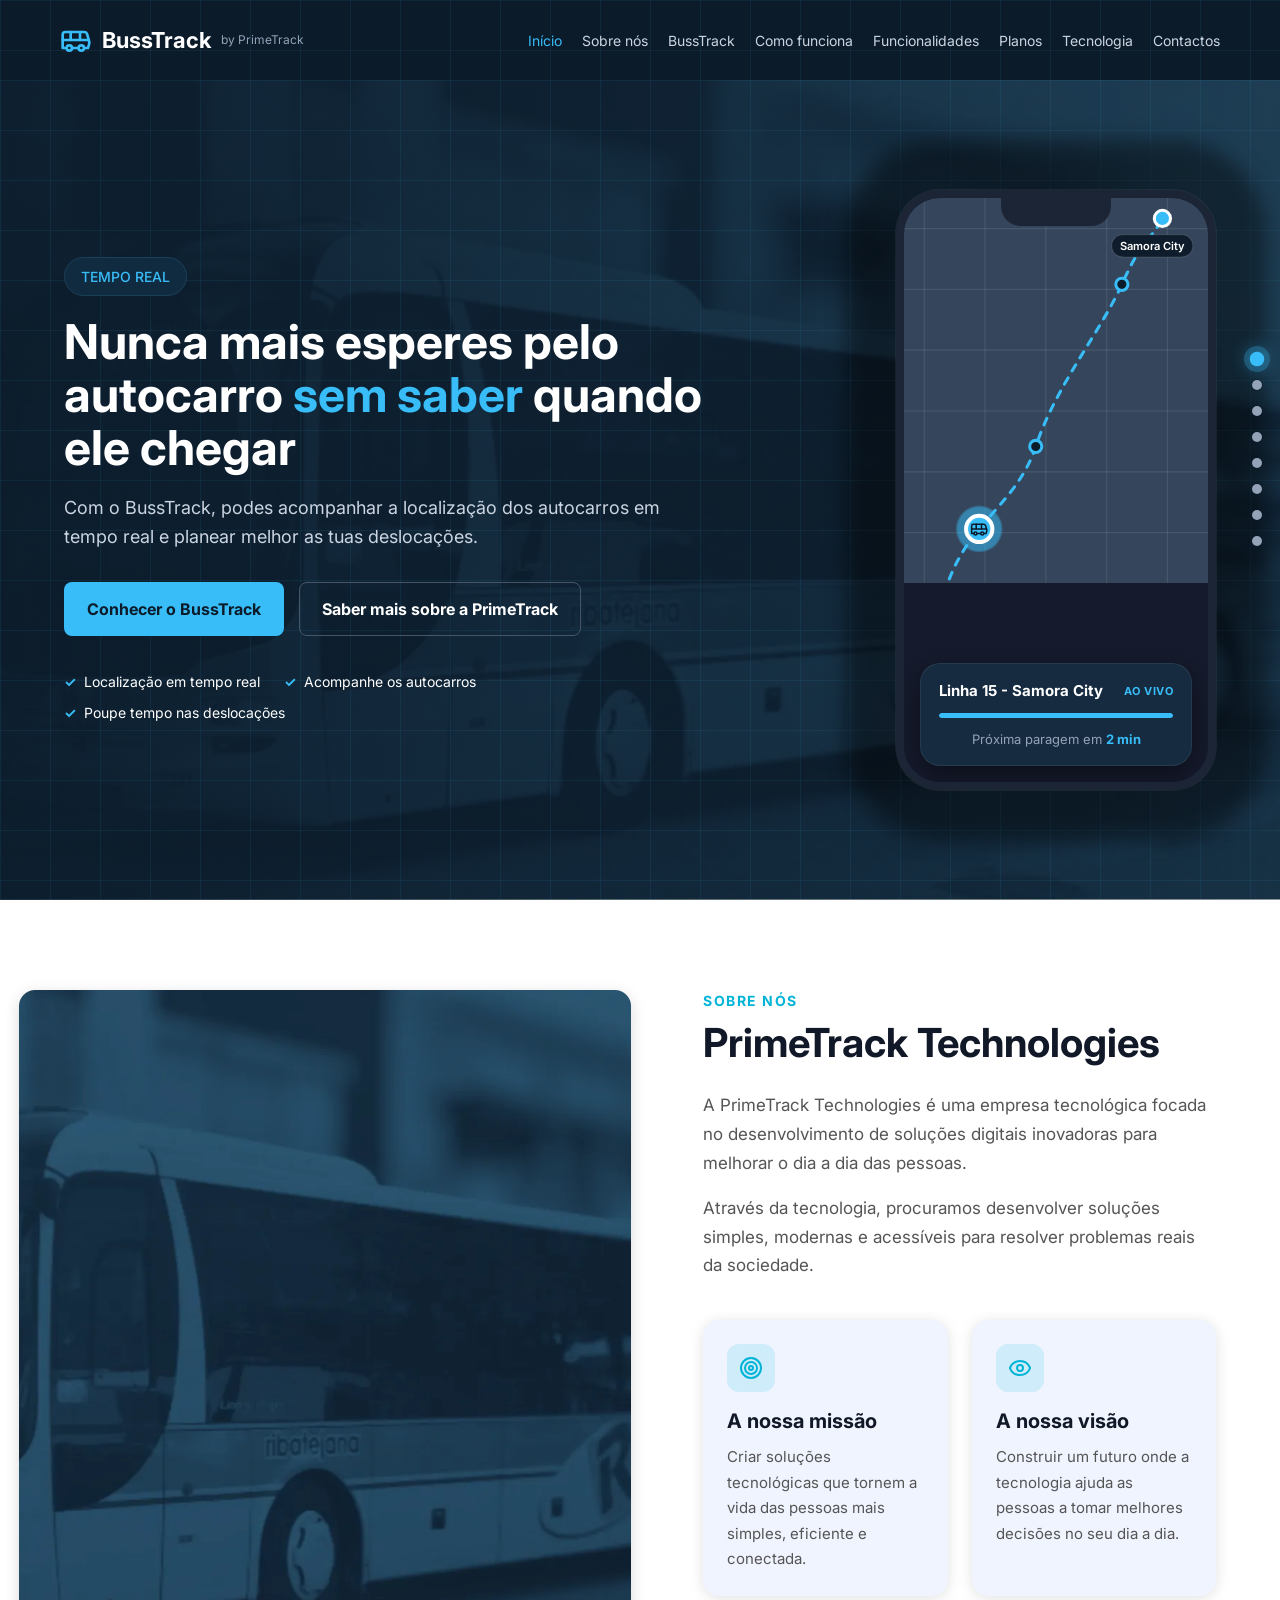
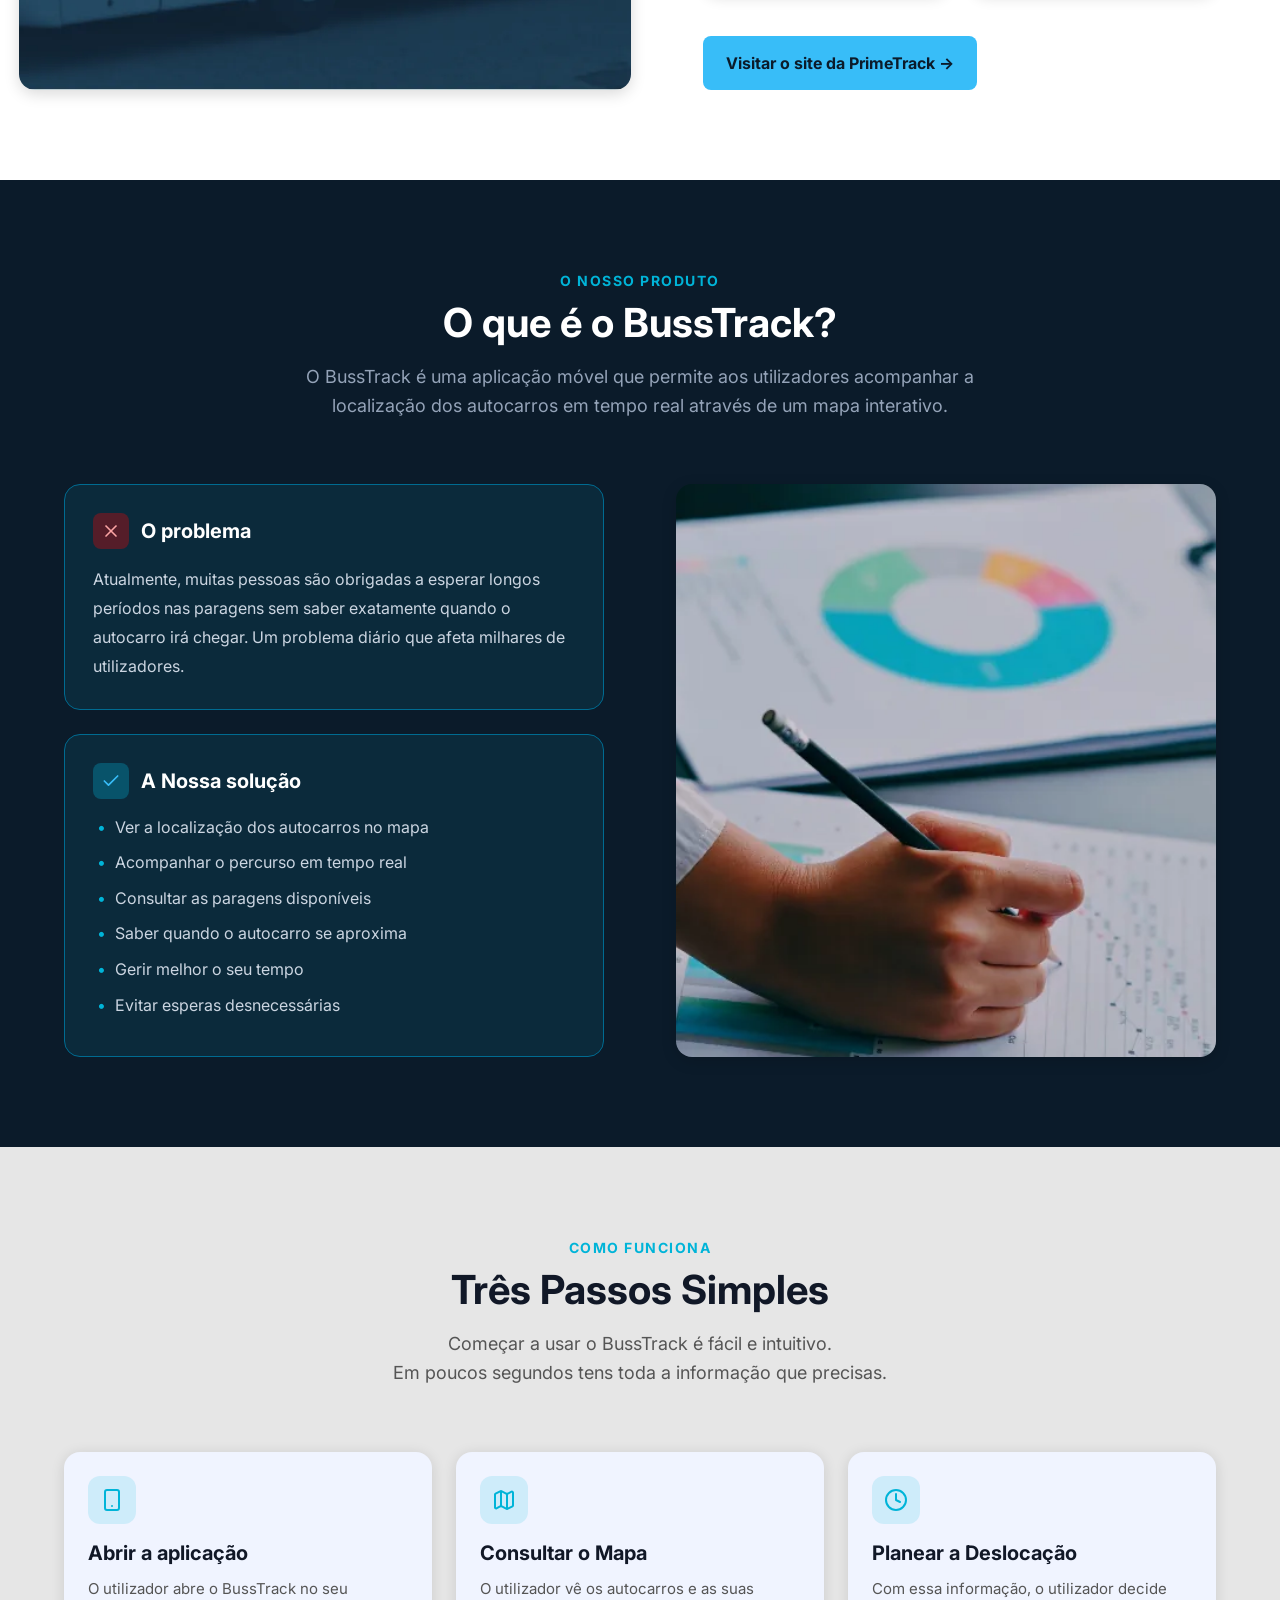
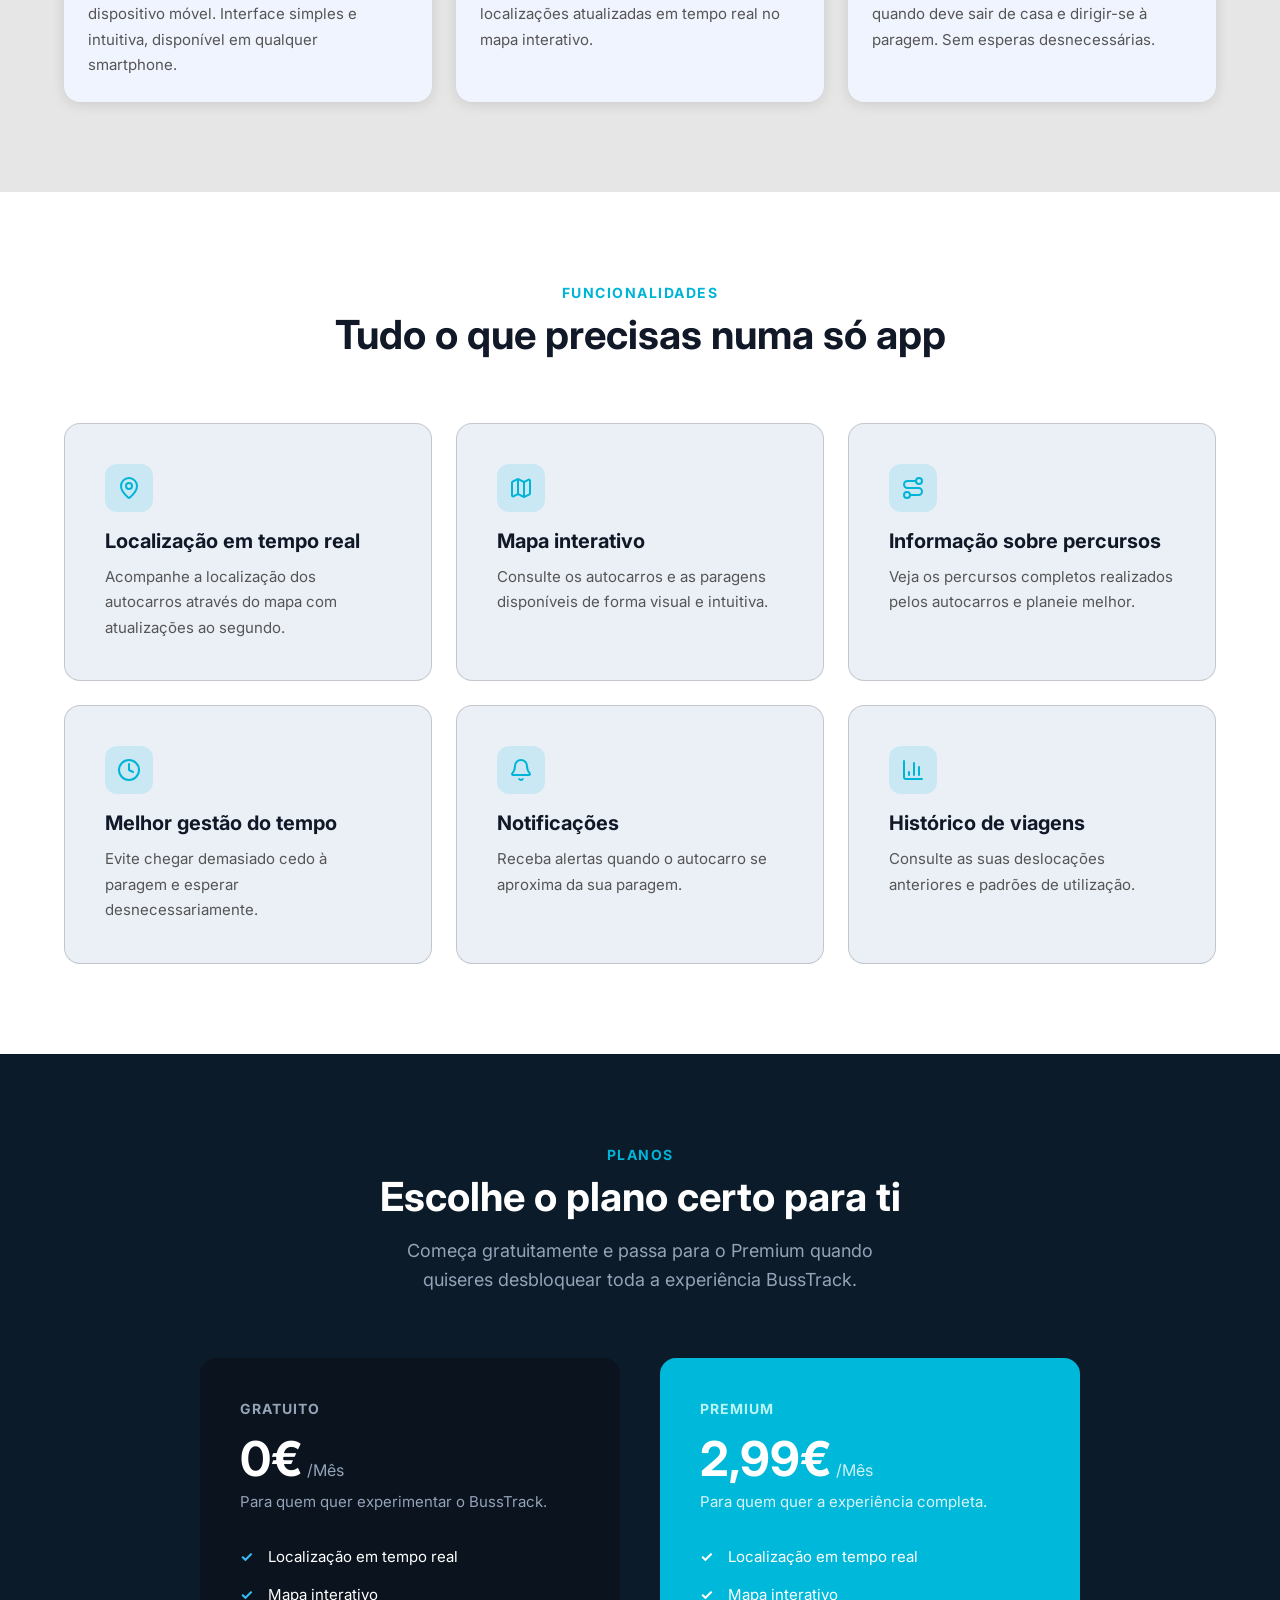
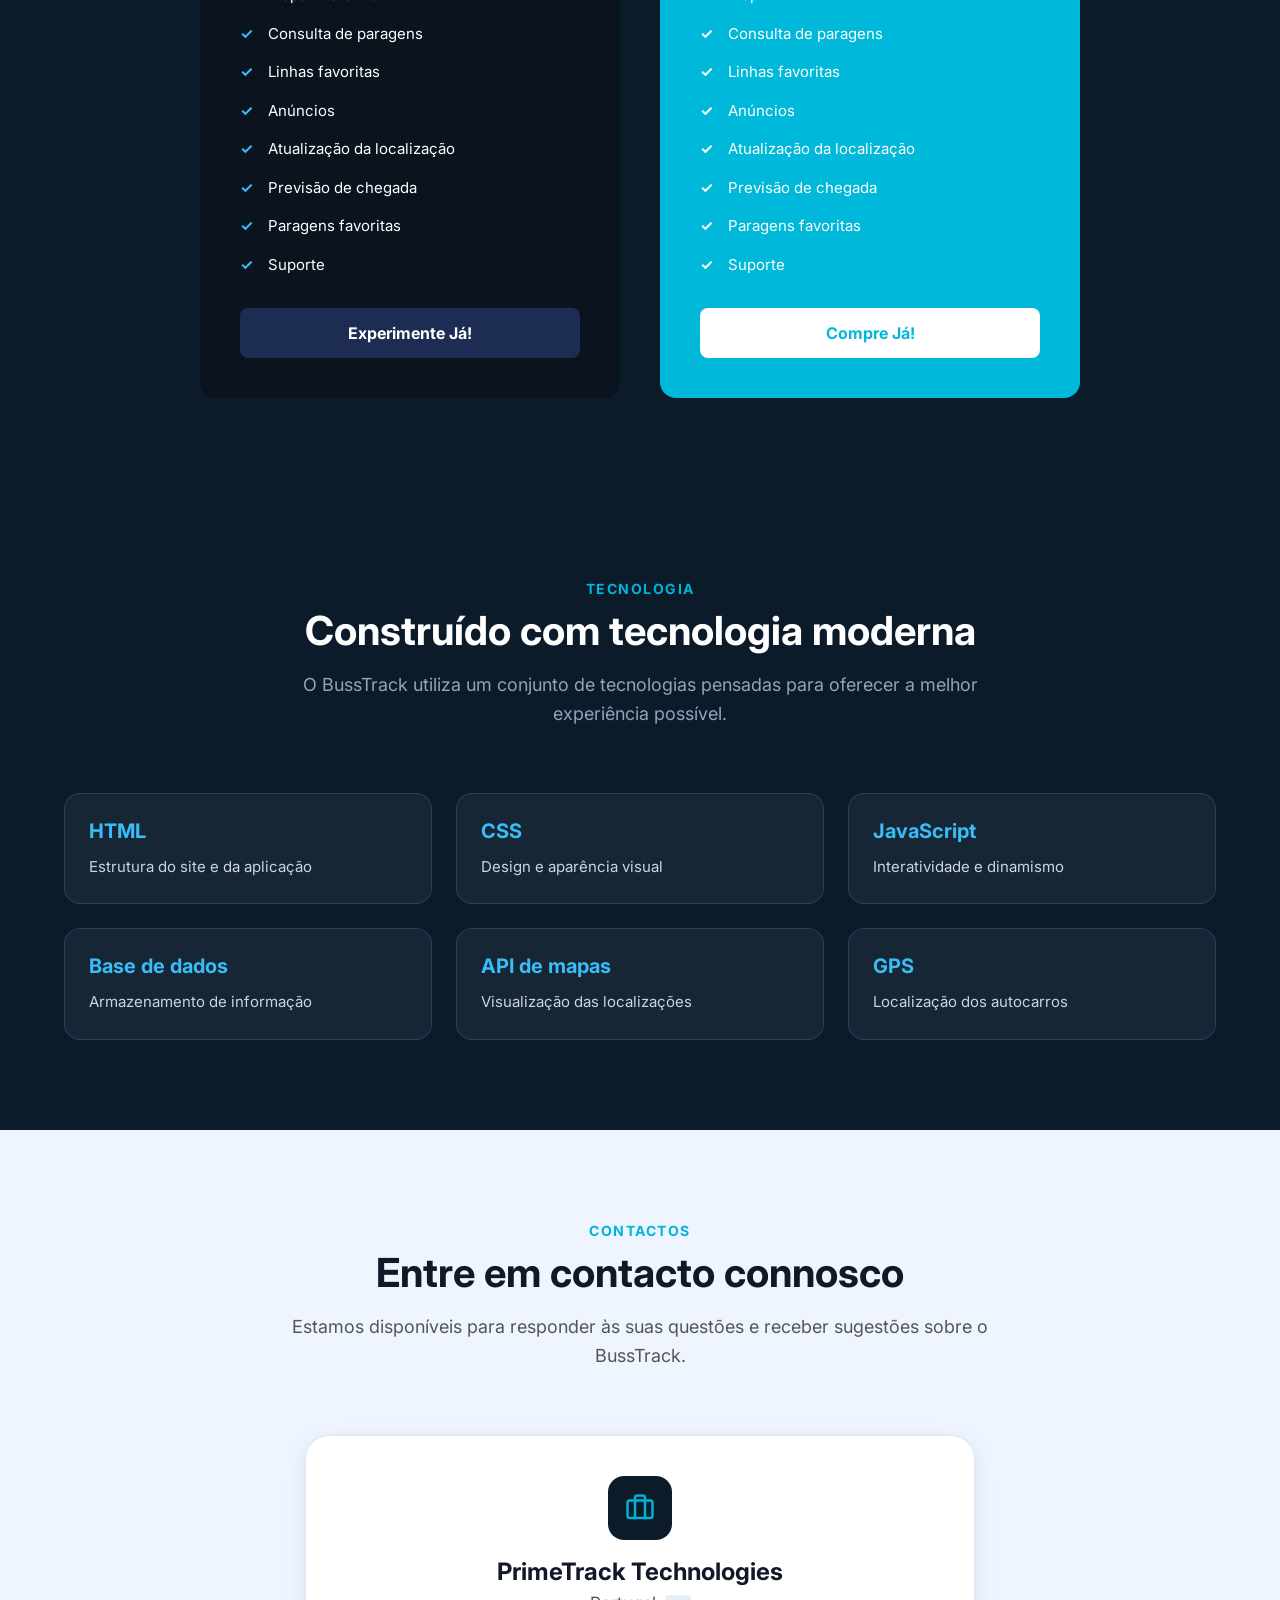
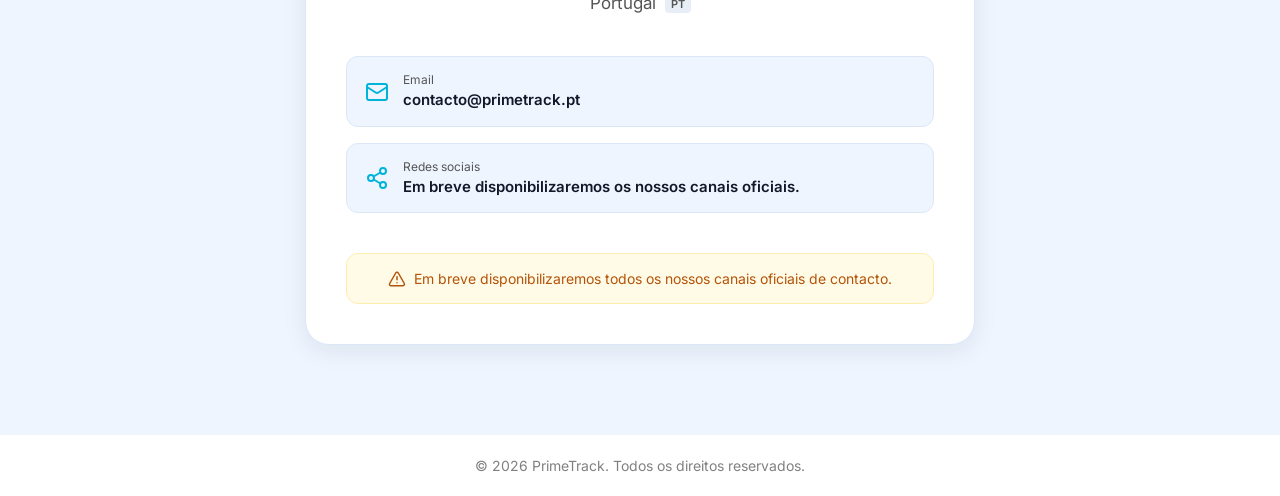
<file: index.html>
<!DOCTYPE html>
<html lang="pt-PT">
<head>
    <meta charset="UTF-8">
    <meta name="viewport" content="width=device-width, initial-scale=1.0">
    <script>document.documentElement.classList.add('js');</script>
    <title>BussTrack - PrimeTrack</title>
    <meta name="description" content="BussTrack é uma aplicação da PrimeTrack Technologies que mostra a localização dos autocarros em tempo real, para planeares melhor as tuas deslocações.">
    <meta name="theme-color" content="#0b1b2a">

    <!-- Ícones do separador / ecrã inicial -->
    <link rel="icon" href="imagens/favicon.svg" type="image/svg+xml">
    <link rel="icon" href="imagens/favicon-32.png" sizes="32x32" type="image/png">
    <link rel="apple-touch-icon" href="imagens/apple-touch-icon.png">

    <!-- Pré-visualização ao partilhar o link (WhatsApp, Facebook, LinkedIn...).
         O endereço tem de ser completo. Se mudares o site de endereço, atualiza estas linhas. -->
    <link rel="canonical" href="https://sebas00nata.github.io/BussTrack/">
    <meta property="og:url" content="https://sebas00nata.github.io/BussTrack/">
    <meta property="og:type" content="website">
    <meta property="og:locale" content="pt_PT">
    <meta property="og:site_name" content="BussTrack">
    <meta property="og:title" content="BussTrack - PrimeTrack">
    <meta property="og:description" content="Acompanha a localização dos autocarros em tempo real e planeia melhor as tuas deslocações.">
    <meta property="og:image" content="https://sebas00nata.github.io/BussTrack/imagens/og-image.jpg">
    <meta property="og:image:width" content="1200">
    <meta property="og:image:height" content="630">
    <meta name="twitter:card" content="summary_large_image">

    <link rel="preconnect" href="https://fonts.googleapis.com">
    <link rel="preconnect" href="https://fonts.gstatic.com" crossorigin>
    <link href="https://fonts.googleapis.com/css2?family=Inter:wght@400;500;600;700;800&display=swap" rel="stylesheet">

    <link rel="stylesheet" href="style.css">
</head>

<body>

    <!-- Ícones (SVG). Para usar: <svg class="icon"><use href="#i-nome"></use></svg> -->
    <svg class="sprite" aria-hidden="true" xmlns="http://www.w3.org/2000/svg">
        <symbol id="i-bus" viewBox="0 0 24 24"><path d="M8 6v6"/><path d="M15 6v6"/><path d="M2 12h19.6"/><path d="M18 18h3s.5-1.7.8-2.8c.1-.4.2-.8.2-1.2 0-.4-.1-.8-.2-1.2l-1.4-5C20.1 6.8 19.1 6 18 6H4a2 2 0 0 0-2 2v10h3"/><circle cx="7" cy="18" r="2"/><path d="M9 18h5"/><circle cx="16" cy="18" r="2"/></symbol>
        <symbol id="i-target" viewBox="0 0 24 24"><circle cx="12" cy="12" r="10"/><circle cx="12" cy="12" r="6"/><circle cx="12" cy="12" r="2"/></symbol>
        <symbol id="i-eye" viewBox="0 0 24 24"><path d="M2.062 12.348a1 1 0 0 1 0-.696 10.75 10.75 0 0 1 19.876 0 1 1 0 0 1 0 .696 10.75 10.75 0 0 1-19.876 0"/><circle cx="12" cy="12" r="3"/></symbol>
        <symbol id="i-x" viewBox="0 0 24 24"><path d="M18 6 6 18"/><path d="m6 6 12 12"/></symbol>
        <symbol id="i-check" viewBox="0 0 24 24"><path d="M20 6 9 17l-5-5"/></symbol>
        <symbol id="i-phone" viewBox="0 0 24 24"><rect width="14" height="20" x="5" y="2" rx="2" ry="2"/><path d="M12 18h.01"/></symbol>
        <symbol id="i-map" viewBox="0 0 24 24"><path d="M14.106 5.553a2 2 0 0 0 1.788 0l3.659-1.83A1 1 0 0 1 21 4.619v12.764a1 1 0 0 1-.553.894l-4.553 2.277a2 2 0 0 1-1.788 0l-4.212-2.106a2 2 0 0 0-1.788 0l-3.659 1.83A1 1 0 0 1 3 19.381V6.618a1 1 0 0 1 .553-.894l4.553-2.277a2 2 0 0 1 1.788 0z"/><path d="M15 5.764v15"/><path d="M9 3.236v15"/></symbol>
        <symbol id="i-clock" viewBox="0 0 24 24"><circle cx="12" cy="12" r="10"/><path d="M12 6v6l4 2"/></symbol>
        <symbol id="i-pin" viewBox="0 0 24 24"><path d="M20 10c0 4.993-5.539 10.193-7.399 11.799a1 1 0 0 1-1.202 0C9.539 20.193 4 14.993 4 10a8 8 0 0 1 16 0"/><circle cx="12" cy="10" r="3"/></symbol>
        <symbol id="i-route" viewBox="0 0 24 24"><circle cx="6" cy="19" r="3"/><path d="M9 19h8.5a3.5 3.5 0 0 0 0-7h-11a3.5 3.5 0 0 1 0-7H15"/><circle cx="18" cy="5" r="3"/></symbol>
        <symbol id="i-bell" viewBox="0 0 24 24"><path d="M10.268 21a2 2 0 0 0 3.464 0"/><path d="M3.262 15.326A1 1 0 0 0 4 17h16a1 1 0 0 0 .74-1.673C19.41 13.956 18 12.499 18 8A6 6 0 0 0 6 8c0 4.499-1.411 5.956-2.738 7.326"/></symbol>
        <symbol id="i-briefcase" viewBox="0 0 24 24"><path d="M16 20V4a2 2 0 0 0-2-2h-4a2 2 0 0 0-2 2v16"/><rect width="20" height="14" x="2" y="6" rx="2"/></symbol>
        <symbol id="i-mail" viewBox="0 0 24 24"><path d="m22 7-8.991 5.727a2 2 0 0 1-2.009 0L2 7"/><rect x="2" y="4" width="20" height="16" rx="2"/></symbol>
        <symbol id="i-share" viewBox="0 0 24 24"><circle cx="18" cy="5" r="3"/><circle cx="6" cy="12" r="3"/><circle cx="18" cy="19" r="3"/><line x1="8.59" x2="15.42" y1="13.51" y2="17.49"/><line x1="15.41" x2="8.59" y1="6.51" y2="10.49"/></symbol>
        <symbol id="i-alert" viewBox="0 0 24 24"><path d="m21.73 18-8-14a2 2 0 0 0-3.48 0l-8 14A2 2 0 0 0 4 21h16a2 2 0 0 0 1.73-3"/><path d="M12 9v4"/><path d="M12 17h.01"/></symbol>
        <symbol id="i-chart" viewBox="0 0 24 24"><path d="M3 3v16a2 2 0 0 0 2 2h16"/><path d="M18 17V9"/><path d="M13 17V5"/><path d="M8 17v-3"/></symbol>
    </svg>

    <!-- =====================================================
         NAVEGAÇÃO
         ===================================================== -->
    <header class="navbar">
        <a href="#inicio" class="logo">
            <span class="logo__icon"><svg class="icon"><use href="#i-bus"></use></svg></span>
            <span class="logo__name">BussTrack</span>
            <small class="logo__by">by PrimeTrack</small>
        </a>

        <nav class="nav" id="menu" aria-label="Navegação principal">
            <a href="#inicio" class="active">Início</a>
            <a href="#sobre-nos">Sobre nós</a>
            <a href="#bustrack">BussTrack</a>
            <a href="#como-funciona">Como funciona</a>
            <a href="#funcionalidades">Funcionalidades</a>
            <a href="#planos">Planos</a>
            <a href="#tecnologia">Tecnologia</a>
            <a href="#contactos">Contactos</a>
        </nav>

        <!-- Botão do menu (só aparece no telemóvel) -->
        <button class="menu-toggle" type="button" aria-label="Abrir menu" aria-expanded="false" aria-controls="menu">
            <span class="menu-toggle__bar"></span>
            <span class="menu-toggle__bar"></span>
            <span class="menu-toggle__bar"></span>
        </button>
    </header>

    <!-- Pontos de navegação laterais (acompanham o scroll e levam a cada secção) -->
    <nav class="dots" aria-label="Secções da página">
        <a href="#inicio" class="dots__dot" data-label="Início" aria-label="Início"></a>
        <a href="#sobre-nos" class="dots__dot" data-label="Sobre nós" aria-label="Sobre nós"></a>
        <a href="#bustrack" class="dots__dot" data-label="BussTrack" aria-label="BussTrack"></a>
        <a href="#como-funciona" class="dots__dot" data-label="Como funciona" aria-label="Como funciona"></a>
        <a href="#funcionalidades" class="dots__dot" data-label="Funcionalidades" aria-label="Funcionalidades"></a>
        <a href="#planos" class="dots__dot" data-label="Planos" aria-label="Planos"></a>
        <a href="#tecnologia" class="dots__dot" data-label="Tecnologia" aria-label="Tecnologia"></a>
        <a href="#contactos" class="dots__dot" data-label="Contactos" aria-label="Contactos"></a>
    </nav>

    <main>

        <!-- =====================================================
             1. INÍCIO
             ===================================================== -->
        <section id="inicio" class="hero">
            <div class="container hero__inner">

                <div class="hero__content">
                    <span class="badge">TEMPO REAL</span>
                    <h1>Nunca mais esperes pelo autocarro <span>sem saber</span> quando ele chegar</h1>
                    <p>Com o BussTrack, podes acompanhar a localização dos autocarros em tempo real e planear melhor as tuas deslocações.</p>

                    <div class="hero__buttons">
                        <a href="#bustrack" class="btn btn--primary">Conhecer o BussTrack</a>
                        <a href="#sobre-nos" class="btn btn--outline">Saber mais sobre a PrimeTrack</a>
                    </div>

                    <ul class="hero__features">
                        <li>Localização em tempo real</li>
                        <li>Acompanhe os autocarros</li>
                        <li>Poupe tempo nas deslocações</li>
                    </ul>
                </div>

                <div class="phone" aria-hidden="true">
                    <div class="phone__notch"></div>

                    <div class="phone__map">
                        <svg class="phone__svg" viewBox="0 0 300 400" preserveAspectRatio="xMidYMid slice">
                            <!-- Grelha do mapa -->
                            <g class="phone__streets">
                                <path d="M0 40H300"/><path d="M0 100H300"/><path d="M0 160H300"/><path d="M0 220H300"/><path d="M0 280H300"/><path d="M0 340H300"/><path d="M0 400H300"/>
                                <path d="M20 0V400"/><path d="M80 0V400"/><path d="M140 0V400"/><path d="M200 0V400"/><path d="M260 0V400"/>
                            </g>

                            <!-- Percurso e paragens -->
                            <path id="bus-route" class="phone__route" d="M40 400C60 330 110 315 130 255S195 140 215 95S245 50 255 30"/>
                            <circle class="phone__stop" cx="130" cy="255" r="6"/>
                            <circle class="phone__stop" cx="215" cy="95" r="6"/>
                            <circle class="phone__stop phone__stop--end" cx="255" cy="30" r="8"/>

                            <!-- Nome da paragem final -->
                            <g class="phone__label">
                                <rect x="205" y="46" width="80" height="22" rx="11"/>
                                <text x="245" y="61" text-anchor="middle">Samora City</text>
                            </g>

                            <!-- Autocarro: anda ao longo do percurso -->
                            <g class="phone__bus">
                                <animateMotion dur="14s" repeatCount="indefinite" rotate="0">
                                    <mpath href="#bus-route"/>
                                </animateMotion>
                                <circle class="phone__halo" r="23"/>
                                <circle class="phone__pulse" r="16">
                                    <animate attributeName="r" values="16;34" dur="1.8s" repeatCount="indefinite"/>
                                    <animate attributeName="opacity" values="0.45;0" dur="1.8s" repeatCount="indefinite"/>
                                </circle>
                                <circle class="phone__bus-dot" r="13"/>
                                <use class="phone__bus-icon" href="#i-bus" x="-9" y="-9" width="18" height="18"/>
                            </g>
                        </svg>
                    </div>

                    <div class="phone__info">
                        <div class="phone__info-top">
                            <strong>Linha 15 - Samora City</strong>
                            <span class="badge-live">AO VIVO</span>
                        </div>
                        <div class="phone__progress"><span></span></div>
                        <p>Próxima paragem em <b>2 min</b></p>
                    </div>
                </div>

            </div>
        </section>


        <!-- =====================================================
             2. SOBRE NÓS
             ===================================================== -->
        <section id="sobre-nos" class="section section--light">
            <div class="container split split--stretch">

                <div class="split__media">
                    <img src="imagens/imgSobreNos.webp" width="1656" height="974" loading="lazy" decoding="async" alt="Equipa da PrimeTrack Technologies a trabalhar" class="rounded-img">
                </div>

                <div class="split__text">
                    <p class="eyebrow">Sobre nós</p>
                    <h2 class="section-title section-title--left">PrimeTrack Technologies</h2>

                    <p class="lead">A PrimeTrack Technologies é uma empresa tecnológica focada no desenvolvimento de soluções digitais inovadoras para melhorar o dia a dia das pessoas.</p>
                    <p class="lead">Através da tecnologia, procuramos desenvolver soluções simples, modernas e acessíveis para resolver problemas reais da sociedade.</p>

                    <div class="grid grid--2 mt-lg">
                        <article class="card card--tinted">
                            <div class="card__icon"><svg class="icon"><use href="#i-target"></use></svg></div>
                            <h3 class="card__title">A nossa missão</h3>
                            <p>Criar soluções tecnológicas que tornem a vida das pessoas mais simples, eficiente e conectada.</p>
                        </article>

                        <article class="card card--tinted">
                            <div class="card__icon"><svg class="icon"><use href="#i-eye"></use></svg></div>
                            <h3 class="card__title">A nossa visão</h3>
                            <p>Construir um futuro onde a tecnologia ajuda as pessoas a tomar melhores decisões no seu dia a dia.</p>
                        </article>
                    </div>

                    <a class="btn btn--primary mt-lg" href="https://sebas00nata.github.io/primetrack-corporate-website/" target="_blank" rel="noopener">Visitar o site da PrimeTrack →</a>
                </div>

            </div>
        </section>


        <!-- =====================================================
             3. BUSSTRACK (O PRODUTO)
             ===================================================== -->
        <section id="bustrack" class="section section--dark">
            <div class="container">

                <header class="section-header">
                    <p class="eyebrow">O nosso produto</p>
                    <h2 class="section-title">O que é o BussTrack?</h2>
                    <p class="section-lead">O BussTrack é uma aplicação móvel que permite aos utilizadores acompanhar a localização dos autocarros em tempo real através de um mapa interativo.</p>
                </header>

                <div class="split split--stretch">

                    <div class="split__text stack">
                        <article class="card card--panel">
                            <div class="card__head">
                                <span class="icon-box icon-box--danger"><svg class="icon"><use href="#i-x"></use></svg></span>
                                <h3 class="card__title">O problema</h3>
                            </div>
                            <p>Atualmente, muitas pessoas são obrigadas a esperar longos períodos nas paragens sem saber exatamente quando o autocarro irá chegar. Um problema diário que afeta milhares de utilizadores.</p>
                        </article>

                        <article class="card card--panel">
                            <div class="card__head">
                                <span class="icon-box icon-box--accent"><svg class="icon"><use href="#i-check"></use></svg></span>
                                <h3 class="card__title">A Nossa solução</h3>
                            </div>
                            <ul class="list">
                                <li>Ver a localização dos autocarros no mapa</li>
                                <li>Acompanhar o percurso em tempo real</li>
                                <li>Consultar as paragens disponíveis</li>
                                <li>Saber quando o autocarro se aproxima</li>
                                <li>Gerir melhor o seu tempo</li>
                                <li>Evitar esperas desnecessárias</li>
                            </ul>
                        </article>
                    </div>

                    <div class="split__media">
                        <img src="imagens/imgNossoProduto.webp" width="828" height="487" loading="lazy" decoding="async" alt="Aplicação BussTrack com mapa de autocarros em tempo real" class="rounded-img">
                    </div>

                </div>
            </div>
        </section>


        <!-- =====================================================
             4. COMO FUNCIONA
             ===================================================== -->
        <section id="como-funciona" class="section section--alt">
            <div class="container">

                <header class="section-header">
                    <p class="eyebrow">Como funciona</p>
                    <h2 class="section-title">Três Passos Simples</h2>
                    <p class="section-lead">Começar a usar o BussTrack é fácil e intuitivo.<br>Em poucos segundos tens toda a informação que precisas.</p>
                </header>

                <div class="grid grid--3">
                    <article class="card card--tinted">
                        <div class="card__icon"><svg class="icon"><use href="#i-phone"></use></svg></div>
                        <h3 class="card__title">Abrir a aplicação</h3>
                        <p>O utilizador abre o BussTrack no seu dispositivo móvel. Interface simples e intuitiva, disponível em qualquer smartphone.</p>
                    </article>

                    <article class="card card--tinted">
                        <div class="card__icon"><svg class="icon"><use href="#i-map"></use></svg></div>
                        <h3 class="card__title">Consultar o Mapa</h3>
                        <p>O utilizador vê os autocarros e as suas localizações atualizadas em tempo real no mapa interativo.</p>
                    </article>

                    <article class="card card--tinted">
                        <div class="card__icon"><svg class="icon"><use href="#i-clock"></use></svg></div>
                        <h3 class="card__title">Planear a Deslocação</h3>
                        <p>Com essa informação, o utilizador decide quando deve sair de casa e dirigir-se à paragem. Sem esperas desnecessárias.</p>
                    </article>
                </div>

            </div>
        </section>


        <!-- =====================================================
             5. FUNCIONALIDADES
             ===================================================== -->
        <section id="funcionalidades" class="section section--light">
            <div class="container">

                <header class="section-header">
                    <p class="eyebrow">Funcionalidades</p>
                    <h2 class="section-title">Tudo o que precisas numa só app</h2>
                </header>

                <div class="grid grid--3">
                    <article class="card card--outline">
                        <div class="card__icon"><svg class="icon"><use href="#i-pin"></use></svg></div>
                        <h3 class="card__title">Localização em tempo real</h3>
                        <p>Acompanhe a localização dos autocarros através do mapa com atualizações ao segundo.</p>
                    </article>

                    <article class="card card--outline">
                        <div class="card__icon"><svg class="icon"><use href="#i-map"></use></svg></div>
                        <h3 class="card__title">Mapa interativo</h3>
                        <p>Consulte os autocarros e as paragens disponíveis de forma visual e intuitiva.</p>
                    </article>

                    <article class="card card--outline">
                        <div class="card__icon"><svg class="icon"><use href="#i-route"></use></svg></div>
                        <h3 class="card__title">Informação sobre percursos</h3>
                        <p>Veja os percursos completos realizados pelos autocarros e planeie melhor.</p>
                    </article>

                    <article class="card card--outline">
                        <div class="card__icon"><svg class="icon"><use href="#i-clock"></use></svg></div>
                        <h3 class="card__title">Melhor gestão do tempo</h3>
                        <p>Evite chegar demasiado cedo à paragem e esperar desnecessariamente.</p>
                    </article>

                    <article class="card card--outline">
                        <div class="card__icon"><svg class="icon"><use href="#i-bell"></use></svg></div>
                        <h3 class="card__title">Notificações</h3>
                        <p>Receba alertas quando o autocarro se aproxima da sua paragem.</p>
                    </article>

                    <article class="card card--outline">
                        <div class="card__icon"><svg class="icon"><use href="#i-chart"></use></svg></div>
                        <h3 class="card__title">Histórico de viagens</h3>
                        <p>Consulte as suas deslocações anteriores e padrões de utilização.</p>
                    </article>
                </div>

            </div>
        </section>


        <!-- =====================================================
             6. PLANOS
             ===================================================== -->
        <section id="planos" class="section section--dark">
            <div class="container">

                <header class="section-header">
                    <p class="eyebrow">Planos</p>
                    <h2 class="section-title">Escolhe o plano certo para ti</h2>
                    <p class="section-lead">Começa gratuitamente e passa para o Premium quando<br>quiseres desbloquear toda a experiência BussTrack.</p>
                </header>

                <div class="plans">

                    <article class="plan">
                        <h3 class="plan__name">Gratuito</h3>
                        <p class="plan__price"><span class="plan__value">0€</span><span class="plan__period">/Mês</span></p>
                        <p class="plan__desc">Para quem quer experimentar o BussTrack.</p>

                        <ul class="plan__features">
                            <li>Localização em tempo real</li>
                            <li>Mapa interativo</li>
                            <li>Consulta de paragens</li>
                            <li>Linhas favoritas</li>
                            <li>Anúncios</li>
                            <li>Atualização da localização</li>
                            <li>Previsão de chegada</li>
                            <li>Paragens favoritas</li>
                            <li>Suporte</li>
                        </ul>

                        <button type="button" class="btn btn--plan">Experimente Já!</button>
                    </article>

                    <article class="plan plan--premium">
                        <h3 class="plan__name">Premium</h3>
                        <p class="plan__price"><span class="plan__value">2,99€</span><span class="plan__period">/Mês</span></p>
                        <p class="plan__desc">Para quem quer a experiência completa.</p>

                        <ul class="plan__features">
                            <li>Localização em tempo real</li>
                            <li>Mapa interativo</li>
                            <li>Consulta de paragens</li>
                            <li>Linhas favoritas</li>
                            <li>Anúncios</li>
                            <li>Atualização da localização</li>
                            <li>Previsão de chegada</li>
                            <li>Paragens favoritas</li>
                            <li>Suporte</li>
                        </ul>

                        <button type="button" class="btn btn--plan">Compre Já!</button>
                    </article>

                </div>

            </div>
        </section>


        <!-- =====================================================
             7. TECNOLOGIA
             ===================================================== -->
        <section id="tecnologia" class="section section--darker">
            <div class="container">

                <header class="section-header">
                    <p class="eyebrow">Tecnologia</p>
                    <h2 class="section-title">Construído com tecnologia moderna</h2>
                    <p class="section-lead">O BussTrack utiliza um conjunto de tecnologias pensadas para oferecer a melhor experiência possível.</p>
                </header>

                <div class="grid grid--3">
                    <article class="card card--glass">
                        <h3 class="card__title">HTML</h3>
                        <p>Estrutura do site e da aplicação</p>
                    </article>

                    <article class="card card--glass">
                        <h3 class="card__title">CSS</h3>
                        <p>Design e aparência visual</p>
                    </article>

                    <article class="card card--glass">
                        <h3 class="card__title">JavaScript</h3>
                        <p>Interatividade e dinamismo</p>
                    </article>

                    <article class="card card--glass">
                        <h3 class="card__title">Base de dados</h3>
                        <p>Armazenamento de informação</p>
                    </article>

                    <article class="card card--glass">
                        <h3 class="card__title">API de mapas</h3>
                        <p>Visualização das localizações</p>
                    </article>

                    <article class="card card--glass">
                        <h3 class="card__title">GPS</h3>
                        <p>Localização dos autocarros</p>
                    </article>
                </div>

            </div>
        </section>


        <!-- =====================================================
             8. CONTACTOS
             ===================================================== -->
        <section id="contactos" class="section section--tint">
            <div class="container">

                <header class="section-header">
                    <p class="eyebrow">Contactos</p>
                    <h2 class="section-title">Entre em contacto connosco</h2>
                    <p class="section-lead">Estamos disponíveis para responder às suas questões e receber sugestões sobre o BussTrack.</p>
                </header>

                <article class="contact-card">
                    <div class="contact-card__logo">
                        <svg class="icon"><use href="#i-briefcase"></use></svg>
                    </div>
                    <h3 class="contact-card__name">PrimeTrack Technologies</h3>
                    <p class="contact-card__country">Portugal <span class="tag">PT</span></p>

                    <ul class="contact-list">
                        <li class="contact-item">
                            <svg class="icon contact-item__icon"><use href="#i-mail"></use></svg>
                            <div>
                                <span class="contact-item__label">Email</span>
                                <a class="contact-item__value" href="mailto:contacto@primetrack.pt">contacto@primetrack.pt</a>
                            </div>
                        </li>

                        <li class="contact-item">
                            <svg class="icon contact-item__icon"><use href="#i-share"></use></svg>
                            <div>
                                <span class="contact-item__label">Redes sociais</span>
                                <span class="contact-item__value">Em breve disponibilizaremos os nossos canais oficiais.</span>
                            </div>
                        </li>
                    </ul>

                    <p class="notice">
                        <svg class="icon"><use href="#i-alert"></use></svg>
                        <span>Em breve disponibilizaremos todos os nossos canais oficiais de contacto.</span>
                    </p>
                </article>

            </div>
        </section>

    </main>


    <!-- =====================================================
         RODAPÉ
         ===================================================== -->
    <footer class="footer">
        <p>© 2026 PrimeTrack. Todos os direitos reservados.</p>
    </footer>

    <script src="js/script.js"></script>
</body>
</html>
</file>
<file: style.css>
/* =========================================================
   BUSSTRACK - style.css

   ÍNDICE
   1. Variáveis (cores, espaçamentos, tipografia)
   2. Reset e base
   3. Layout reutilizável (container, secções, grids, split)
   4. Componentes (botões, badges, cards, listas, ícones)
   5. Navegação e logótipo
   5b. Pontos de navegação laterais
   5c. Animações (scroll e hover)
   6. Secção: Início (hero + telemóvel)
   7. Secção: Sobre nós
   8. Secção: BussTrack (produto)
   9. Secção: Planos
  10. Rodapé
  11. Responsivo
   ========================================================= */


/* =========================================================
   1. VARIÁVEIS
   Para mudar o design mais tarde, altera sobretudo estes valores.
   ========================================================= */
:root {
    /* Cores */
    --color-dark:        #0b1b2a;
    --color-darker:      #0a131e;
    --color-panel:       #0b2a3b;
    --color-panel-border:#006b91;
    --color-accent:      #38bdf8;
    --color-accent-2:    #00b4d8;
    --color-accent-3:    #00b8d9;

    --color-text:        #111827;
    --color-text-muted:  #555555;
    --color-text-light:  #cbd5e1;
    --color-text-soft:   #94a3b8;
    --color-white:       #ffffff;

    --color-bg-light:    #ffffff;
    --color-bg-alt:      #e6e6e6;
    --color-card-tint:   #f0f4ff;
    --color-border:      rgba(0, 0, 0, 0.17);

    /* Tipografia */
    --font-main: 'Inter', Arial, sans-serif;

    /* Espaçamentos */
    --space-xs: 8px;
    --space-sm: 16px;
    --space-md: 24px;
    --space-lg: 40px;
    --space-xl: 64px;

    --section-y: 90px;
    --navbar-height: 80px;
    --container-width: 1200px;

    /* Forma */
    --radius-sm: 8px;
    --radius-md: 16px;
    --radius-pill: 50px;

    --shadow-card: 0 2px 14px rgba(0, 0, 0, 0.12);
    --shadow-strong: 0 10px 25px rgba(0, 0, 0, 0.4);
}


/* =========================================================
   2. RESET E BASE
   ========================================================= */
*,
*::before,
*::after {
    margin: 0;
    padding: 0;
    box-sizing: border-box;
}

html {
    scroll-behavior: smooth;
    overscroll-behavior-y: none;
}

/* Barra de scroll azul, a combinar com os botões */
html::-webkit-scrollbar {
    width: 12px;
}

html::-webkit-scrollbar-track {
    background-color: var(--color-dark);
}

html::-webkit-scrollbar-thumb {
    background-color: var(--color-accent);
    border: 3px solid var(--color-dark);   /* cria o espaço à volta da barra */
    border-radius: 10px;
}

html::-webkit-scrollbar-thumb:hover {
    background-color: #0ea5e9;
}

/* Firefox e navegadores sem suporte ao estilo acima */
@supports not selector(::-webkit-scrollbar) {
    html {
        scrollbar-color: var(--color-accent) var(--color-dark);
    }
}

body {
    font-family: var(--font-main);
    color: var(--color-text);
    background-color: var(--color-bg-light);
    line-height: 1.5;
    min-height: 100vh;
    padding-top: var(--navbar-height);
}

img {
    display: block;
    max-width: 100%;
    height: auto;
}

ul {
    list-style: none;
}

a {
    color: inherit;
    text-decoration: none;
}

button {
    font-family: inherit;
    cursor: pointer;
}

/* Evita que os títulos das secções fiquem escondidos debaixo da navbar fixa */
section[id] {
    scroll-margin-top: var(--navbar-height);
}


/* =========================================================
   3. LAYOUT REUTILIZÁVEL
   ========================================================= */

/* Largura máxima centrada */
.container {
    width: 100%;
    max-width: var(--container-width);
    margin: 0 auto;
    padding: 0 var(--space-md);
}

/* --- Secções --- */
.section {
    padding: var(--section-y) 0;
}

.section--light  { background-color: var(--color-bg-light); }
.section--alt    { background-color: var(--color-bg-alt); }
.section--tint   { background-color: #eef5ff; }
.section--dark   { background-color: var(--color-dark);   color: var(--color-white); }
.section--darker { background-color: var(--color-dark);   color: var(--color-white); }

/* Cabeçalho de secção: etiqueta + título + texto */
.section-header {
    max-width: 700px;
    margin: 0 auto var(--space-xl);
    text-align: center;
}

.eyebrow {
    color: var(--color-accent-2);
    font-size: 14px;
    font-weight: 700;
    letter-spacing: 1.5px;
    text-transform: uppercase;
    margin-bottom: var(--space-xs);
}

.section-title {
    font-size: clamp(28px, 4vw, 40px);
    line-height: 1.2;
    margin-bottom: var(--space-sm);
}

.section-title--left {
    margin-bottom: var(--space-md);
}

.section-lead {
    font-size: 18px;
    line-height: 1.6;
    color: var(--color-text-muted);
}

.section--dark .section-lead,
.section--darker .section-lead {
    color: var(--color-text-soft);
}

.lead {
    font-size: 17px;
    line-height: 1.7;
    color: var(--color-text-muted);
    margin-bottom: var(--space-sm);
}

/* --- Grelhas --- */
.grid {
    display: grid;
    gap: var(--space-md);
}

.grid--2 { grid-template-columns: repeat(2, 1fr); }
.grid--3 { grid-template-columns: repeat(auto-fit, minmax(280px, 1fr)); }

/* --- Duas colunas (texto + imagem) --- */
.split {
    display: flex;
    align-items: center;
    gap: 72px;
}

/* A imagem ocupa a mesma altura das caixas ao lado (topo e fundo alinhados) */
.split--stretch {
    align-items: stretch;
}

.split--stretch .split__media {
    position: relative;
    min-height: 320px;
}

.split--stretch .split__media img {
    position: absolute;
    inset: 0;
    width: 100%;
    height: 100%;
    object-fit: cover;
    object-position: center;
}

.split__text,
.split__media {
    flex: 1;
    min-width: 0;
}

/* Empilha elementos na vertical com espaço entre eles */
.stack {
    display: flex;
    flex-direction: column;
    gap: var(--space-md);
}

.rounded-img {
    width: 100%;
    border-radius: var(--radius-md);
    box-shadow: 0 4px 15px rgba(0, 0, 0, 0.15);
}

.mt-lg { margin-top: var(--space-lg); }


/* =========================================================
   4. COMPONENTES
   ========================================================= */

/* --- Badges --- */
.badge {
    display: inline-flex;
    align-items: center;
    padding: 8px 16px;
    background-color: #102b40;
    border: 1px solid #1c4058;
    border-radius: var(--radius-pill);
    color: var(--color-accent);
    font-size: 14px;
    font-weight: 500;
}

.badge-live {
    font-size: 11px;
    font-weight: 700;
    letter-spacing: 0.5px;
    color: var(--color-accent);
}

/* --- Botões --- */
.btn {
    display: inline-block;
    padding: 14px 22px;
    border: 1px solid transparent;
    border-radius: var(--radius-sm);
    font-size: 16px;
    font-weight: 700;
    text-align: center;
    transition: transform 0.2s, box-shadow 0.2s, background-color 0.2s;
}

.btn:hover {
    transform: translateY(-4px);
}

.btn--primary {
    background-color: var(--color-accent);
    color: var(--color-dark);
}

.btn--primary:hover {
    background-color: #0ea5e9;
    box-shadow: 0 0 10px #0d4579, 0 0 30px #0d4579, 0 0 60px #0d4579;
}

.btn--outline {
    border-color: #475569;
    color: var(--color-white);
}

.btn--outline:hover {
    background-color: #1e293b;
    box-shadow: 0 0 10px #575656, 0 0 30px #575656, 0 0 60px #575656;
}

/* --- Cards --- */
.card {
    padding: var(--space-md);
    border-radius: var(--radius-md);
}

/* Ícones SVG (definidos no topo do index.html) */
.sprite {
    position: absolute;
    width: 0;
    height: 0;
    overflow: hidden;
}

.icon {
    width: 1em;
    height: 1em;
    fill: none;
    stroke: currentColor;
    stroke-width: 2;
    stroke-linecap: round;
    stroke-linejoin: round;
}

/* Quadrado com o ícone no topo dos cards */
.card__icon {
    display: inline-flex;
    align-items: center;
    justify-content: center;
    width: 48px;
    height: 48px;
    margin-bottom: var(--space-sm);
    border-radius: 12px;
    background-color: rgba(0, 180, 216, 0.14);
    color: var(--color-accent-2);
    font-size: 24px;
}

.card__title {
    font-size: 20px;
    line-height: 1.3;
    margin-bottom: 10px;
}

.card p {
    font-size: 15px;
    line-height: 1.7;
}

/* Variações */
.card--tinted {
    background-color: var(--color-card-tint);
    box-shadow: var(--shadow-card);
    color: var(--color-text);
}

.card--tinted p {
    color: var(--color-text-muted);
}

.card--outline {
    background-color: rgba(217, 226, 240, 0.52);
    border: 1px solid var(--color-border);
    padding: var(--space-lg);
}

.card--outline p {
    color: var(--color-text-muted);
}

.card--panel {
    background-color: var(--color-panel);
    border: 1px solid var(--color-panel-border);
    padding: 28px;
}

.card--panel p {
    font-size: 16px;
    line-height: 1.8;
    color: var(--color-text-light);
}

.card--glass {
    background-color: rgba(255, 255, 255, 0.05);
    border: 1px solid rgba(56, 189, 248, 0.2);
}

.card--glass .card__title {
    color: var(--color-accent);
}

.card--glass p {
    color: var(--color-text-light);
}

/* Cabeçalho de um card: ícone + título lado a lado */
.card__head {
    display: flex;
    align-items: center;
    gap: 12px;
    margin-bottom: var(--space-sm);
}

.card__head .card__title {
    margin-bottom: 0;
}

/* Caixinha com ícone */
.icon-box {
    display: inline-flex;
    align-items: center;
    justify-content: center;
    flex-shrink: 0;
    width: 36px;
    height: 36px;
    border-radius: 8px;
    font-size: 20px;
}

.icon-box--danger { background-color: rgba(255, 0, 0, 0.3);   color: #fca5a5; }
.icon-box--accent { background-color: rgba(0, 180, 216, 0.3); color: var(--color-accent); }

/* --- Lista com marcadores --- */
.list li {
    position: relative;
    padding-left: 22px;
    margin-bottom: 10px;
    font-size: 16px;
    line-height: 1.6;
    color: var(--color-text-light);
}

.list li::before {
    content: '•';
    position: absolute;
    left: 4px;
    color: var(--color-accent-2);
}


/* =========================================================
   5. NAVEGAÇÃO E LOGÓTIPO
   ========================================================= */
.navbar {
    position: fixed;
    top: 0;
    left: 0;
    z-index: 1000;
    isolation: isolate;
    width: 100%;
    height: var(--navbar-height);
    display: flex;
    align-items: center;
    justify-content: space-between;
    padding: 0 60px;
    background-color: var(--color-dark);
    color: var(--color-white);
}

/* Fundo quadriculado (usado também no hero) */
.navbar::before,
.hero::before {
    content: '';
    position: absolute;
    inset: 0;
    z-index: -1;
    pointer-events: none;
    background-image:
        linear-gradient(rgba(56, 189, 248, 0.08) 1px, transparent 1px),
        linear-gradient(90deg, rgba(56, 189, 248, 0.08) 1px, transparent 1px);
    background-size: 50px 50px;
}

.logo {
    display: flex;
    align-items: center;
    gap: 10px;
    flex-shrink: 0;
}

.logo__icon {
    display: inline-flex;
    font-size: 32px;
    color: var(--color-accent);
}

.logo__name {
    font-size: 22px;
    font-weight: 700;
}

.logo__by {
    font-size: 12px;
    color: var(--color-text-soft);
}

.nav {
    display: flex;
    align-items: center;
    gap: 20px;
}

.nav a {
    color: var(--color-text-light);
    font-size: 14px;
    white-space: nowrap;
    transition: color 0.2s;
}

.nav a:hover,
.nav a.active {
    color: var(--color-accent);
}

/* Botão do menu: só aparece no telemóvel */
.menu-toggle {
    display: none;
}


/* =========================================================
   5b. PONTOS DE NAVEGAÇÃO LATERAIS
   ========================================================= */
.dots {
    position: fixed;
    top: 50%;
    right: 18px;
    z-index: 900;
    display: flex;
    flex-direction: column;
    align-items: center;
    gap: 16px;
    transform: translateY(-50%);
}

.dots__dot {
    position: relative;
    width: 10px;
    height: 10px;
    border-radius: 50%;
    background-color: #94a3b8;
    box-shadow: 0 0 0 1px rgba(11, 27, 42, 0.35);
    transition: transform 0.2s, background-color 0.2s, box-shadow 0.2s;
}

/* Área de clique maior que o ponto */
.dots__dot::after {
    content: '';
    position: absolute;
    inset: -8px;
}

/* Nome da secção ao passar o rato */
.dots__dot::before {
    content: attr(data-label);
    position: absolute;
    top: 50%;
    right: calc(100% + 16px);
    padding: 5px 12px;
    background-color: var(--color-dark);
    color: var(--color-white);
    border: 1px solid rgba(56, 189, 248, 0.35);
    border-radius: 6px;
    font-size: 13px;
    white-space: nowrap;
    opacity: 0;
    pointer-events: none;
    transform: translateY(-50%);
    transition: opacity 0.2s;
}

.dots__dot:hover,
.dots__dot:focus-visible {
    background-color: var(--color-accent);
    transform: scale(1.35);
}

.dots__dot:hover::before,
.dots__dot:focus-visible::before {
    opacity: 1;
}

/* Ponto da secção atual: maior e a brilhar */
.dots__dot.active {
    background-color: var(--color-accent);
    box-shadow:
        0 0 0 4px rgba(56, 189, 248, 0.25),
        0 0 14px rgba(56, 189, 248, 0.9);
    transform: scale(1.45);
}


/* =========================================================
   5c. ANIMAÇÕES
   - .reveal / .is-visible: blocos que aparecem ao fazer scroll
     (a classe .reveal é posta pelo js/script.js)
   - hover: cards que se levantam ao passar o rato
   ========================================================= */
.js .reveal:not(.is-visible) {
    opacity: 0;
}

.reveal.is-visible {
    /* "backwards": depois de acabar, voltam ao estilo normal (o hover continua a funcionar) */
    animation: reveal-up 0.7s cubic-bezier(0.2, 0.7, 0.2, 1) var(--delay, 0s) backwards;
}

@keyframes reveal-up {
    from {
        opacity: 0;
        transform: translateY(28px);
    }
}

.card,
.plan {
    transition: transform 0.25s ease, box-shadow 0.25s ease, border-color 0.25s ease;
}

@media (hover: hover) {
    .card:hover,
    .plan:hover {
        transform: translateY(-6px);
    }

    .card--tinted:hover  { box-shadow: 0 14px 30px rgba(11, 27, 42, 0.18); }
    .card--outline:hover { box-shadow: 0 14px 30px rgba(11, 27, 42, 0.12); border-color: rgba(0, 180, 216, 0.5); }
    .card--panel:hover   { box-shadow: 0 14px 30px rgba(0, 0, 0, 0.35);    border-color: var(--color-accent-2); }
    .card--glass:hover   { box-shadow: 0 14px 30px rgba(0, 0, 0, 0.35);    border-color: rgba(56, 189, 248, 0.6); }
    .plan:hover          { box-shadow: 0 18px 40px rgba(0, 0, 0, 0.45); }
}

/* Quem prefere menos movimento no sistema não vê animações */
@media (prefers-reduced-motion: reduce) {
    .reveal.is-visible { animation: none; }
    .phone__route { animation: none; }
    .phone__progress span { animation: none; width: 60%; }

    .card,
    .plan { transition: none; }
}


/* =========================================================
   6. SECÇÃO: INÍCIO (HERO)
   ========================================================= */
.hero {
    /* Foto de fundo (troca por outra mudando só esta linha) */
    --hero-image: url('imagens/imgSobreNos.webp');

    position: relative;
    isolation: isolate;
    min-height: calc(100vh - var(--navbar-height));
    display: flex;
    align-items: center;
    padding: var(--space-xl) 0;
    color: var(--color-white);

    /* Camadas, de cima para baixo:
       1. escurecimento (mais forte à esquerda, onde está o texto)
       2. foto do autocarro
       3. cor de base
       A grelha (.hero::before) fica por cima de tudo isto. */
    background:
        linear-gradient(90deg,
            rgba(11, 27, 42, 0.90) 0%,
            rgba(11, 27, 42, 0.62) 50%,
            rgba(11, 27, 42, 0.40) 100%),
        var(--hero-image) center 75% / cover no-repeat,
        var(--color-dark);
}

.hero__inner {
    display: flex;
    align-items: center;
    justify-content: space-between;
    gap: 80px;
}

.hero__content {
    flex: 1;
    max-width: 650px;
}

.hero h1 {
    font-size: clamp(32px, 5vw, 48px);
    line-height: 1.1;
    margin: 20px 0;
}

.hero h1 span {
    color: var(--color-accent);
}

.hero__content > p {
    font-size: 18px;
    line-height: 1.6;
    color: var(--color-text-light);
    margin-bottom: 30px;
}

.hero__buttons {
    display: flex;
    flex-wrap: wrap;
    gap: 15px;
    margin-bottom: 35px;
}

.hero__features {
    display: flex;
    flex-wrap: wrap;
    gap: 10px 24px;
    color: var(--color-white);
    font-size: 14px;
}

.hero__features li::before {
    content: '✓';
    margin-right: 8px;
    color: var(--color-accent);
    font-weight: 700;
}

/* --- Telemóvel --- */
.phone {
    position: relative;
    flex-shrink: 0;
    display: flex;
    flex-direction: column;
    width: 320px;
    height: 600px;
    overflow: hidden;
    background-color: #151a2c;
    border: 8px solid #1b2536;
    border-radius: 44px;
    box-shadow: 0 0 0 1px rgba(255, 255, 255, 0.06), 0 0 20px 50px rgba(0, 0, 0, 0.4);
}

.phone__notch {
    position: absolute;
    top: 0;
    left: 50%;
    z-index: 10;
    width: 110px;
    height: 28px;
    background-color: #1b2536;
    border-radius: 0 0 20px 20px;
    transform: translateX(-50%);
}

.phone__map {
    position: relative;
    flex-shrink: 0;
    width: 100%;
    height: 66%;
    overflow: hidden;
    background-color: #35465c;
}

/* Mapa animado (SVG): ruas, percurso tracejado, paragens e autocarro */
.phone__svg {
    position: absolute;
    inset: 0;
    width: 100%;
    height: 100%;
}

.phone__streets path {
    fill: none;
    stroke: rgba(255, 255, 255, 0.09);
    stroke-width: 1.2;
}

.phone__label rect {
    fill: #0f1c2b;
    stroke: rgba(255, 255, 255, 0.12);
}

.phone__label text {
    fill: var(--color-white);
    font-size: 11px;
    font-weight: 600;
}

.phone__halo {
    fill: var(--color-accent);
    opacity: 0.3;
}

.phone__route {
    fill: none;
    stroke: var(--color-accent);
    stroke-width: 3;
    stroke-linecap: round;
    stroke-dasharray: 7 8;
    animation: route-dash 1.2s linear infinite;
}

@keyframes route-dash {
    to { stroke-dashoffset: -15; }
}

.phone__stop {
    fill: var(--color-dark);
    stroke: var(--color-accent);
    stroke-width: 3;
}

.phone__stop--end {
    fill: var(--color-accent);
    stroke: var(--color-white);
}

.phone__pulse {
    fill: var(--color-accent);
    opacity: 0.4;
}

.phone__bus-dot {
    fill: var(--color-accent);
    stroke: var(--color-white);
    stroke-width: 4;
}

.phone__bus-icon {
    fill: none;
    stroke: var(--color-dark);
    stroke-width: 2;
    stroke-linecap: round;
    stroke-linejoin: round;
}

.phone__info {
    position: absolute;
    bottom: 16px;
    left: 16px;
    z-index: 20;
    width: calc(100% - 32px);
    padding: 16px 18px;
    background-color: #162b3f;
    color: var(--color-white);
    border: 1px solid rgba(255, 255, 255, 0.07);
    border-radius: 20px;
    box-shadow: var(--shadow-strong);
    text-align: center;
}

.phone__info-top {
    display: flex;
    align-items: center;
    justify-content: space-between;
    margin-bottom: 10px;
}

.phone__progress {
    height: 5px;
    margin-bottom: 12px;
    overflow: hidden;
    background-color: rgba(255, 255, 255, 0.1);
    border-radius: 3px;
}

.phone__progress span {
    display: block;
    height: 100%;
    background-color: var(--color-accent);
    border-radius: 3px;
    animation: phone-progress 14s linear infinite;
}

@keyframes phone-progress {
    from { width: 4%; }
    to   { width: 100%; }
}

.phone__info strong {
    font-size: 15px;
    font-weight: 700;
}

.phone__info p {
    font-size: 13px;
    color: var(--color-text-soft);
}

.phone__info b {
    color: var(--color-accent);
    font-weight: 700;
}


/* =========================================================
   7. SECÇÃO: SOBRE NÓS
   ========================================================= */
/* A imagem avança para a esquerda, para lá da margem do .container.
   --image-bleed: 0 = alinhada com o conteúdo, 1 = encosta ao limite do ecrã. */
#sobre-nos {
    --image-bleed: 0.7;
}

#sobre-nos .split__media {
    flex: 1;
    margin-left: calc(-1 * var(--image-bleed) * (max(100vw - var(--container-width), 0px) / 2 + var(--space-md)));
}

/* Largura fixa do texto para não se mexer quando a imagem cresce */
#sobre-nos .split__text {
    flex: 0 0 calc((100% - 72px) * 0.475);
}


/* =========================================================
   8. SECÇÃO: BUSSTRACK (PRODUTO)
   ========================================================= */
/* (a imagem usa o estilo .split--stretch) */


/* =========================================================
   9. SECÇÃO: PLANOS
   ========================================================= */
.plans {
    display: grid;
    grid-template-columns: repeat(auto-fit, minmax(300px, 1fr));
    gap: var(--space-lg);
    max-width: 880px;
    margin: 0 auto;
}

.plan {
    display: flex;
    flex-direction: column;
    padding: var(--space-lg);
    background-color: var(--color-darker);
    border-radius: var(--radius-md);
}

.plan--premium {
    background-color: var(--color-accent-3);
}

.plan__name {
    font-size: 14px;
    font-weight: 700;
    letter-spacing: 1px;
    text-transform: uppercase;
    color: var(--color-text-soft);
}

.plan--premium .plan__name {
    color: rgb(186, 245, 245);
}

.plan__price {
    display: flex;
    align-items: baseline;
    gap: 4px;
    margin: var(--space-sm) 0 var(--space-xs);
}

.plan__value {
    font-size: 48px;
    font-weight: 700;
    line-height: 1;
    color: var(--color-white);
}

.plan__period {
    color: var(--color-text-soft);
}

.plan--premium .plan__period {
    color: rgba(255, 255, 255, 0.8);
}

.plan__desc {
    margin-bottom: var(--space-md);
    font-size: 15px;
    color: var(--color-text-soft);
}

.plan--premium .plan__desc {
    color: rgba(255, 255, 255, 0.85);
}

.plan__features {
    flex: 1;                       /* empurra o botão para o fundo */
    margin-bottom: var(--space-md);
}

.plan__features li {
    padding: 8px 0 8px 28px;
    position: relative;
    color: var(--color-white);
    font-size: 15px;
}

.plan__features li::before {
    content: '✓';
    position: absolute;
    left: 0;
    color: var(--color-accent);
    font-weight: 700;
}

.plan--premium .plan__features li::before {
    color: var(--color-white);
}

/* Botão dos planos */
.btn--plan {
    width: 100%;
    padding: 15px;
    border: none;
    background-color: #1d2c53;
    color: var(--color-white);
}

.btn--plan:hover {
    background-color: #0092b3;
    transform: none;
}

.plan--premium .btn--plan {
    background-color: var(--color-white);
    color: var(--color-accent-3);
}

.plan--premium .btn--plan:hover {
    background-color: #1d2c53;
    color: var(--color-white);
}


/* =========================================================
   9b. SECÇÃO: CONTACTOS
   ========================================================= */
.contact-card {
    max-width: 670px;
    margin: 0 auto;
    padding: 40px;
    background-color: var(--color-white);
    border: 1px solid #dbe7f7;
    border-radius: 24px;
    box-shadow: 0 6px 24px rgba(11, 27, 42, 0.08);
    text-align: center;
}

.contact-card__logo {
    display: inline-flex;
    align-items: center;
    justify-content: center;
    width: 64px;
    height: 64px;
    margin-bottom: var(--space-sm);
    border-radius: 16px;
    background-color: var(--color-dark);
    color: var(--color-accent-2);
    font-size: 30px;
}

.contact-card__name {
    font-size: 24px;
    line-height: 1.3;
}

.contact-card__country {
    margin: 4px 0 var(--space-lg);
    color: var(--color-text-muted);
    font-size: 17px;
}

.tag {
    display: inline-block;
    margin-left: 4px;
    padding: 1px 6px;
    border-radius: 4px;
    background-color: #e8eef7;
    color: var(--color-text-muted);
    font-size: 11px;
    font-weight: 600;
    vertical-align: middle;
}

.contact-list {
    display: flex;
    flex-direction: column;
    gap: 16px;
    margin-bottom: var(--space-lg);
    text-align: left;
}

.contact-item {
    display: flex;
    align-items: center;
    gap: 14px;
    padding: 14px 18px;
    background-color: #eef5ff;
    border: 1px solid #dbe7f7;
    border-radius: 12px;
}

.contact-item__icon {
    flex-shrink: 0;
    font-size: 24px;
    color: var(--color-accent-2);
}

.contact-item__label {
    display: block;
    font-size: 12px;
    color: var(--color-text-muted);
}

.contact-item__value {
    display: block;
    font-size: 15px;
    font-weight: 600;
    color: var(--color-text);
}

a.contact-item__value:hover {
    color: var(--color-accent-2);
}

/* Aviso amarelo */
.notice {
    display: flex;
    align-items: center;
    justify-content: center;
    gap: 8px;
    padding: 14px 18px;
    background-color: #fffbe6;
    border: 1px solid #fdeeb0;
    border-radius: 12px;
    color: #b45309;
    font-size: 14px;
    text-align: left;
}

.notice .icon {
    flex-shrink: 0;
    font-size: 18px;
}


/* =========================================================
  10. RODAPÉ
   ========================================================= */
.footer {
    padding: 20px;
    text-align: center;
    color: gray;
    font-size: 14px;
}


/* =========================================================
  11. RESPONSIVO
   ========================================================= */

/* Portátil pequeno / tablet */
@media (max-width: 1000px) {
    .navbar {
        padding: 0 var(--space-md);
    }

    .logo__by {
        display: none;
    }

    /* Menu com scroll horizontal quando não cabe */
    .nav {
        overflow-x: auto;
        gap: 16px;
        margin-left: var(--space-md);
        scrollbar-width: none;
    }

    .nav::-webkit-scrollbar {
        display: none;
    }

    .hero__inner {
        flex-direction: column;
        gap: var(--space-xl);
        text-align: center;
    }

    .hero__buttons,
    .hero__features {
        justify-content: center;
    }

    .split {
        flex-direction: column;
        align-items: stretch;
        gap: var(--space-lg);
    }

    .split__media,
    .split__text,
    #sobre-nos .split__media,
    #sobre-nos .split__text {
        width: 100%;
        flex: none;
    }

    /* Em ecrãs pequenos a imagem volta a ficar dentro das margens */
    #sobre-nos .split__media {
        margin-left: 0;
    }


    /* Em coluna a imagem tem proporção própria (em vez da altura das caixas) */
    .split--stretch .split__media {
        min-height: 0;
        aspect-ratio: 16 / 10;
    }

    /* Na versão de telemóvel a imagem do produto fica antes das caixas */
    #bustrack .split__media {
        order: -1;
    }
}

/* Telemóvel */
@media (max-width: 700px) {
    :root {
        --section-y: 56px;
        --navbar-height: 64px;
    }

    .container {
        padding: 0 20px;
    }

    /* Barra: logótipo à esquerda, botão do menu à direita */
    .navbar {
        padding: 0 20px;
    }

    .logo__icon { font-size: 28px; }
    .logo__name { font-size: 20px; }

    .menu-toggle {
        display: inline-flex;
        flex-direction: column;
        justify-content: center;
        gap: 5px;
        width: 44px;
        height: 44px;
        padding: 12px 10px;
        background: transparent;
        border: 1px solid rgba(255, 255, 255, 0.2);
        border-radius: 10px;
        color: var(--color-white);
    }

    .menu-toggle:hover {
        border-color: var(--color-accent);
        color: var(--color-accent);
    }

    .menu-toggle__bar {
        display: block;
        width: 100%;
        height: 2px;
        border-radius: 2px;
        background-color: currentColor;
        transition: transform 0.25s, opacity 0.2s;
    }

    /* Três linhas -> X quando o menu está aberto */
    .menu-toggle[aria-expanded="true"] .menu-toggle__bar:nth-child(1) { transform: translateY(7px) rotate(45deg); }
    .menu-toggle[aria-expanded="true"] .menu-toggle__bar:nth-child(2) { opacity: 0; }
    .menu-toggle[aria-expanded="true"] .menu-toggle__bar:nth-child(3) { transform: translateY(-7px) rotate(-45deg); }

    /* Menu: painel que cai por baixo da barra */
    .nav {
        position: absolute;
        top: 100%;
        left: 0;
        right: 0;
        flex-direction: column;
        align-items: stretch;
        gap: 0;
        margin: 0;
        padding: 8px 20px 16px;
        overflow: visible;
        background-color: var(--color-dark);
        border-bottom: 1px solid rgba(56, 189, 248, 0.25);
        box-shadow: 0 18px 30px rgba(0, 0, 0, 0.35);

        visibility: hidden;
        opacity: 0;
        transform: translateY(-8px);
        pointer-events: none;
        transition: opacity 0.2s, transform 0.2s, visibility 0.2s;
    }

    .nav.is-open {
        visibility: visible;
        opacity: 1;
        transform: none;
        pointer-events: auto;
    }

    .nav a {
        padding: 14px 4px;
        border-bottom: 1px solid rgba(255, 255, 255, 0.07);
        font-size: 16px;
    }

    .nav a:last-child {
        border-bottom: 0;
    }

    .hero {
        min-height: 0;
        padding: 48px 0;
        background:
            linear-gradient(180deg,
                rgba(11, 27, 42, 0.85) 0%,
                rgba(11, 27, 42, 0.65) 100%),
            var(--hero-image) center / cover no-repeat,
            var(--color-dark);
    }

    .hero__inner {
        gap: 48px;
    }

    .hero__content > p {
        font-size: 16px;
    }

    /* Botões ocupam a largura toda e ficam empilhados */
    .hero__buttons {
        flex-direction: column;
        align-items: stretch;
    }

    .hero__features {
        flex-direction: column;
        align-items: center;
        gap: 8px;
    }

    .phone__info { padding: 14px; }
    .phone__info-top { gap: 8px; }
    .phone__info strong { font-size: 12px; white-space: nowrap; }
    .badge-live { white-space: nowrap; }

    .phone {
        width: 260px;
        height: 500px;
        border-width: 6px;
        border-radius: 36px;
        box-shadow: 0 0 20px 10px rgba(0, 0, 0, 0.4);
    }

    .section-header {
        margin-bottom: var(--space-lg);
    }

    .section-lead,
    .lead {
        font-size: 16px;
    }

    .grid--2 {
        grid-template-columns: 1fr;
    }

    .card,
    .card--outline,
    .card--panel {
        padding: 22px;
    }

    .plans {
        gap: var(--space-md);
    }

    .plan {
        padding: 28px 22px;
    }

    .plan__value {
        font-size: 40px;
    }

    .contact-card {
        padding: 28px 20px;
    }

    /* Pontos laterais mais pequenos e junto à borda */
    .dots {
        right: 5px;
        gap: 12px;
    }

    .dots__dot {
        width: 8px;
        height: 8px;
    }

    .dots__dot::before {
        display: none;
    }
}
</file>
